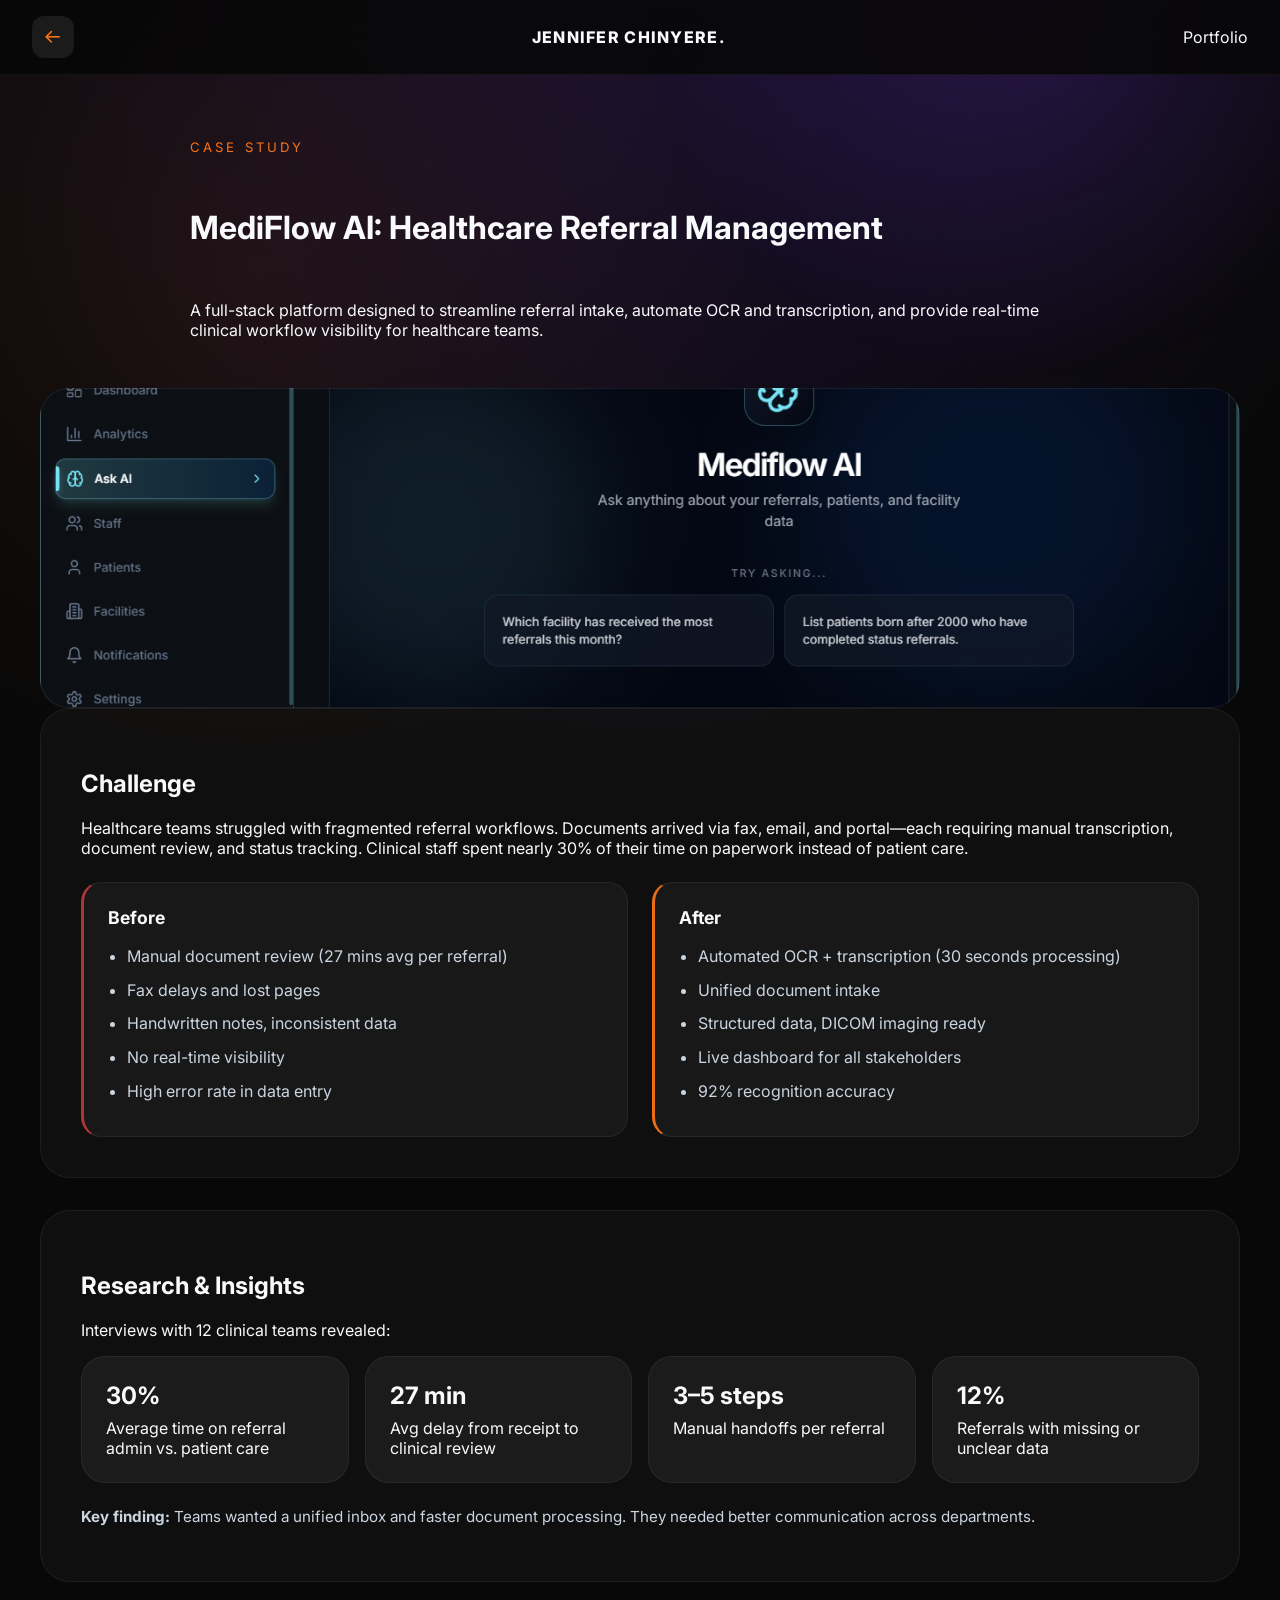
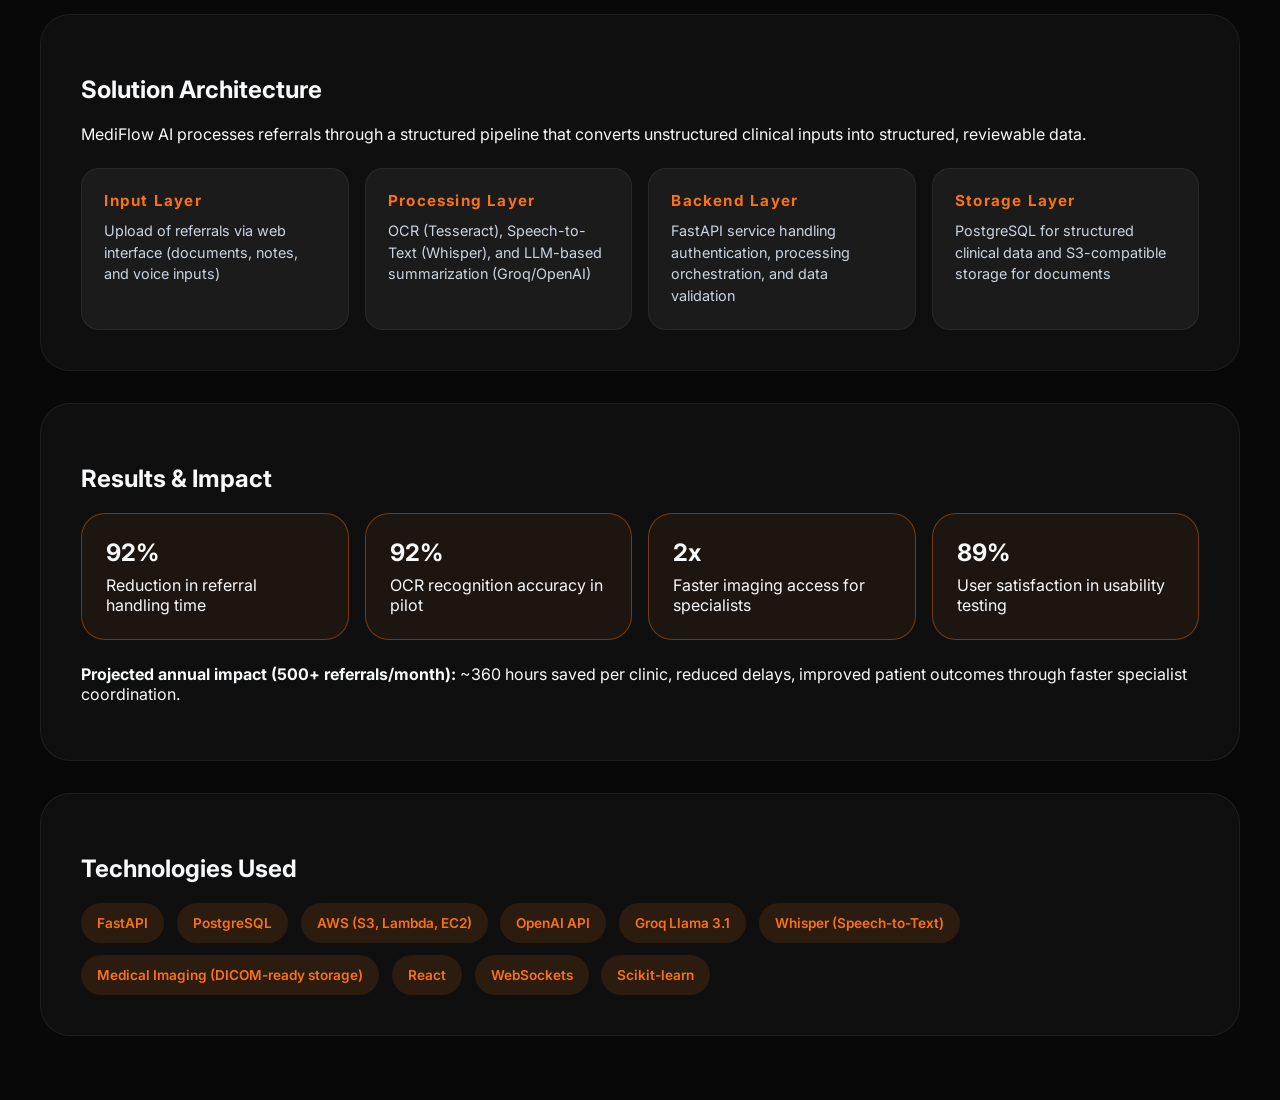
<file: mediflow-case-study.html>
<!DOCTYPE html>
<html lang="en">

<head>
  <meta charset="UTF-8" />
  <meta name="viewport" content="width=device-width, initial-scale=1.0" />
  <title>MediFlow AI Case Study | Jennifer Chinyere</title>
  <link rel="preconnect" href="https://fonts.googleapis.com" />
  <link rel="preconnect" href="https://fonts.gstatic.com" crossorigin />
  <link href="https://fonts.googleapis.com/css2?family=Inter:wght@400;500;600;700;800&display=swap" rel="stylesheet" />
  <link rel="stylesheet" href="https://unpkg.com/boxicons@2.1.4/css/boxicons.min.css" />
  <link rel="stylesheet" href="styles.css" />
</head>

<body>
  <div class="page-shell">
    <header class="topbar">
      <a href="index.html" class="back-link"><i class="bx bx-arrow-back"></i></a>
      <div class="brand">JENNIFER CHINYERE.</div>
      <nav class="topnav">
        <a href="index.html">Portfolio</a>
      </nav>
    </header>
    <main class="case-study">
      <div class="case-study-header">
        <p class="section-label">CASE STUDY</p>
        <h1>MediFlow AI: Healthcare Referral Management</h1>
        <p>
          A full-stack platform designed to streamline referral intake, automate OCR and transcription, and provide
          real-time clinical workflow visibility for healthcare teams.
        </p>
      </div>

      <div class="case-image mediflow-image" onclick="openModal('images/mediflow-preview.jpg')"></div>

      <div class="case-study-grid">
        <section class="case-study-section">
          <h2>Challenge</h2>
          <p>
            Healthcare teams struggled with fragmented referral workflows. Documents arrived via fax, email, and
            portal—each requiring manual transcription, document review, and status tracking. Clinical staff spent
            nearly 30% of their time on paperwork instead of patient care.
          </p>
          <div class="before-after-grid">
            <div class="before-state">
              <strong>Before</strong>
              <ul>
                <li>Manual document review (27 mins avg per referral)</li>
                <li>Fax delays and lost pages</li>
                <li>Handwritten notes, inconsistent data</li>
                <li>No real-time visibility</li>
                <li>High error rate in data entry</li>
              </ul>
            </div>
            <div class="after-state">
              <strong>After</strong>
              <ul>
                <li>Automated OCR + transcription (30 seconds processing)</li>
                <li>Unified document intake</li>
                <li>Structured data, DICOM imaging ready</li>
                <li>Live dashboard for all stakeholders</li>
                <li>92% recognition accuracy</li>
              </ul>
            </div>
          </div>
        </section>

        <section class="case-study-section">
          <h2>Research & Insights</h2>
          <p>Interviews with 12 clinical teams revealed:</p>
          <div class="metric-row">
            <div class="metric-card">
              <strong>30%</strong>
              <span>Average time on referral admin vs. patient care</span>
            </div>
            <div class="metric-card">
              <strong>27 min</strong>
              <span>Avg delay from receipt to clinical review</span>
            </div>
            <div class="metric-card">
              <strong>3–5 steps</strong>
              <span>Manual handoffs per referral</span>
            </div>
            <div class="metric-card">
              <strong>12%</strong>
              <span>Referrals with missing or unclear data</span>
            </div>
          </div>
          <p style="margin-top: 1.5rem; color: var(--text-secondary); font-size: 0.95rem;">
            <strong>Key finding:</strong> Teams wanted a unified inbox and faster document processing. They needed
            better communication across departments.
          </p>
        </section>

        <section class="case-study-section">
<h2>Solution Architecture</h2>
<p>
MediFlow AI processes referrals through a structured pipeline that converts unstructured clinical inputs into structured, reviewable data.
</p>

<div class="architecture-box">
  <div class="arch-item">
    <strong>Input Layer</strong>
    <p>Upload of referrals via web interface (documents, notes, and voice inputs)</p>
  </div>

  <div class="arch-item">
    <strong>Processing Layer</strong>
    <p>OCR (Tesseract), Speech-to-Text (Whisper), and LLM-based summarization (Groq/OpenAI)</p>
  </div>

  <div class="arch-item">
    <strong>Backend Layer</strong>
    <p>FastAPI service handling authentication, processing orchestration, and data validation</p>
  </div>

  <div class="arch-item">
    <strong>Storage Layer</strong>
    <p>PostgreSQL for structured clinical data and S3-compatible storage for documents</p>
  </div>
</div>
        </section>

        <section class="case-study-section">
          <h2>Results & Impact</h2>
          <div class="metric-row">
            <div class="metric-card highlight">
              <strong>92%</strong>
              <span>Reduction in referral handling time</span>
            </div>
            <div class="metric-card highlight">
              <strong>92%</strong>
              <span>OCR recognition accuracy in pilot</span>
            </div>
            <div class="metric-card highlight">
              <strong>2x</strong>
              <span>Faster imaging access for specialists</span>
            </div>
            <div class="metric-card highlight">
              <strong>89%</strong>
              <span>User satisfaction in usability testing</span>
            </div>
          </div>
          <p style="margin-top: 1.5rem;">
            <strong>Projected annual impact (500+ referrals/month):</strong> ~360 hours saved per clinic, reduced
            delays, improved patient outcomes through faster specialist coordination.
          </p>
        </section>

        <section class="case-study-section">
          <h2>Technologies Used</h2>
          <div class="tech-stack">
            <span class="tech-tag">FastAPI</span>
            <span class="tech-tag">PostgreSQL</span>
            <span class="tech-tag">AWS (S3, Lambda, EC2)</span>
            <span class="tech-tag">OpenAI API</span>
            <span class="tech-tag">Groq Llama 3.1</span>
            <span class="tech-tag">Whisper (Speech-to-Text)</span>
            <span class="tech-tag">Medical Imaging (DICOM-ready storage)</span>
            <span class="tech-tag">React</span>
            <span class="tech-tag">WebSockets</span>
            <span class="tech-tag">Scikit-learn</span>
          </div>
        </section>
      </div>
    </main>
  </div>
  <div id="imgModal" class="modal">
    <span class="close" onclick="closeModal()">×</span>
    <img id="modalImg" />
  </div>
  <script src="script.js"></script>
</body>

</html>
</file>
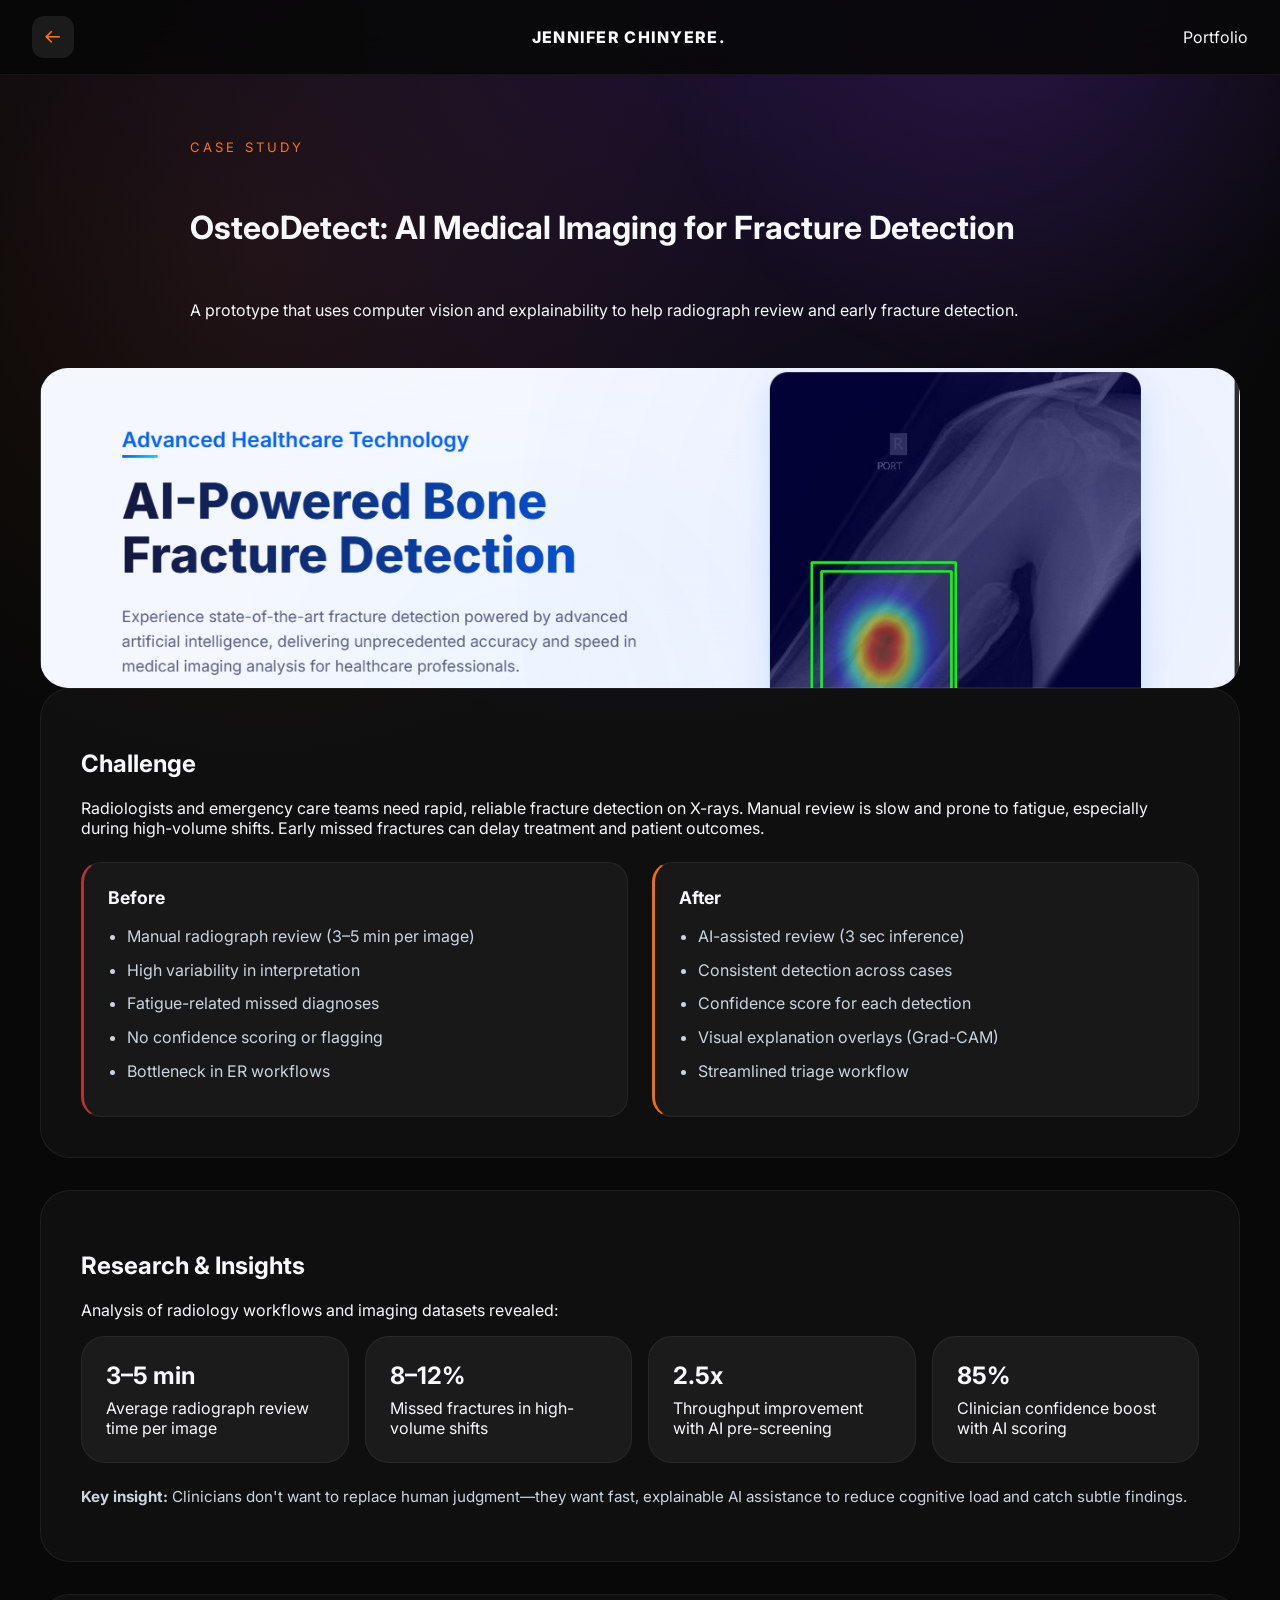
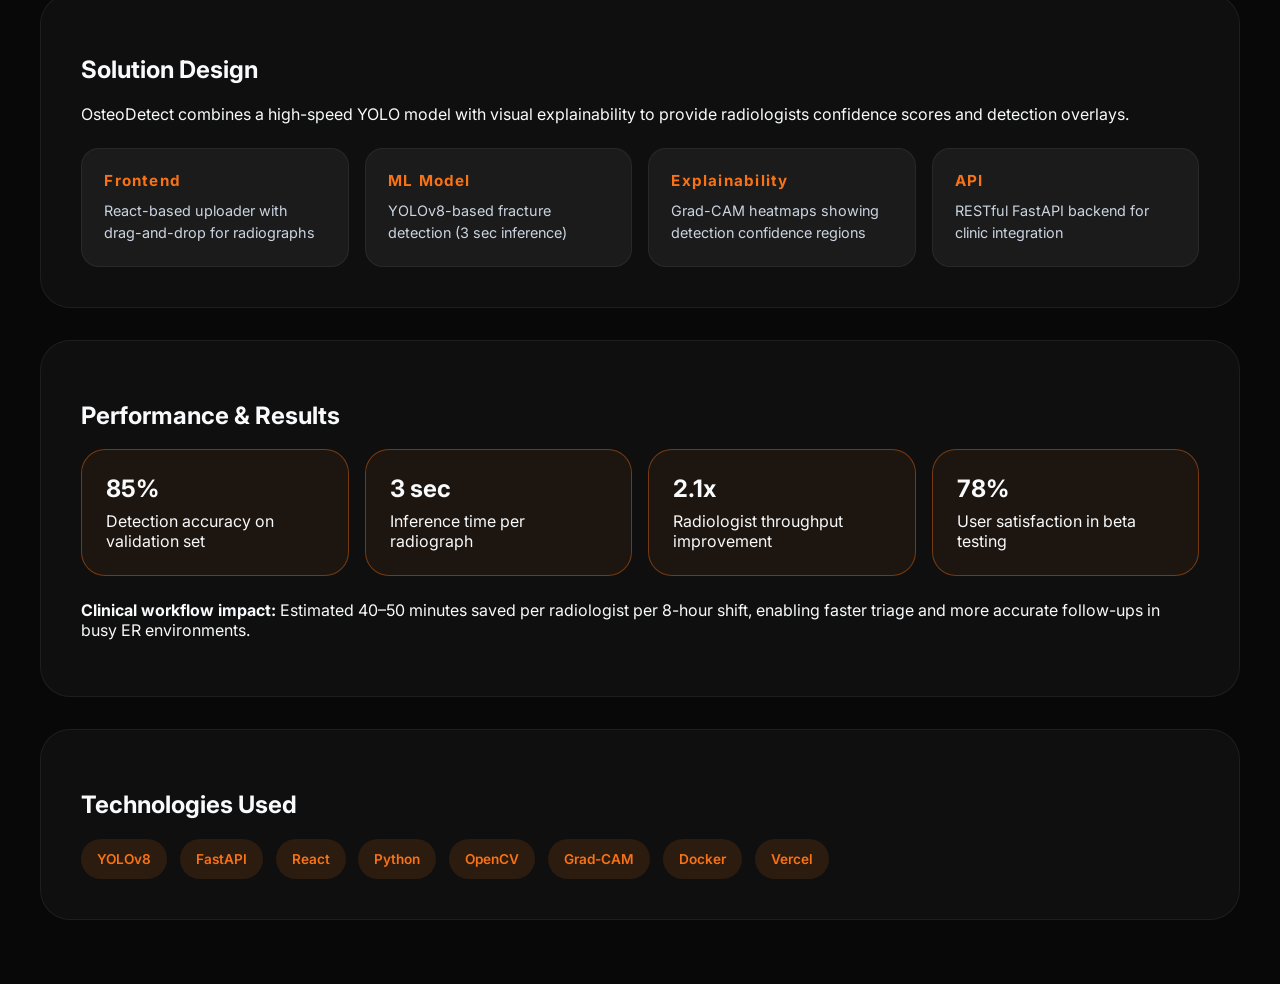
<file: osteo-case-study.html>
<!DOCTYPE html>
<html lang="en">

<head>
  <meta charset="UTF-8" />
  <meta name="viewport" content="width=device-width, initial-scale=1.0" />
  <title>OsteoDetect Case Study | Jennifer Chinyere</title>
  <link rel="preconnect" href="https://fonts.googleapis.com" />
  <link rel="preconnect" href="https://fonts.gstatic.com" crossorigin />
  <link href="https://fonts.googleapis.com/css2?family=Inter:wght@400;500;600;700;800&display=swap" rel="stylesheet" />
  <link rel="stylesheet" href="https://unpkg.com/boxicons@2.1.4/css/boxicons.min.css" />
  <link rel="stylesheet" href="styles.css" />
</head>

<body>
  <div class="page-shell">
    <header class="topbar">
      <a href="index.html" class="back-link"><i class="bx bx-arrow-back"></i></a>
      <div class="brand">JENNIFER CHINYERE.</div>
      <nav class="topnav">
        <a href="index.html">Portfolio</a>
      </nav>
    </header>
    <main class="case-study">
      <div class="case-study-header">
        <p class="section-label">CASE STUDY</p>
        <h1>OsteoDetect: AI Medical Imaging for Fracture Detection</h1>
        <p>
          A prototype that uses computer vision and explainability to help radiograph review and early fracture
          detection.
        </p>
      </div>

      <div class="case-image osteo-image" onclick="openModal('images/osteo-preview.jpg')"></div>

      <div class="case-study-grid">
        <section class="case-study-section">
          <h2>Challenge</h2>
          <p>
            Radiologists and emergency care teams need rapid, reliable fracture detection on X-rays. Manual review is
            slow and prone to fatigue, especially during high-volume shifts. Early missed fractures can delay treatment
            and patient outcomes.
          </p>
          <div class="before-after-grid">
            <div class="before-state">
              <strong>Before</strong>
              <ul>
                <li>Manual radiograph review (3–5 min per image)</li>
                <li>High variability in interpretation</li>
                <li>Fatigue-related missed diagnoses</li>
                <li>No confidence scoring or flagging</li>
                <li>Bottleneck in ER workflows</li>
              </ul>
            </div>
            <div class="after-state">
              <strong>After</strong>
              <ul>
                <li>AI-assisted review (3 sec inference)</li>
                <li>Consistent detection across cases</li>
                <li>Confidence score for each detection</li>
                <li>Visual explanation overlays (Grad-CAM)</li>
                <li>Streamlined triage workflow</li>
              </ul>
            </div>
          </div>
        </section>

        <section class="case-study-section">
          <h2>Research & Insights</h2>
          <p>Analysis of radiology workflows and imaging datasets revealed:</p>
          <div class="metric-row">
            <div class="metric-card">
              <strong>3–5 min</strong>
              <span>Average radiograph review time per image</span>
            </div>
            <div class="metric-card">
              <strong>8–12%</strong>
              <span>Missed fractures in high-volume shifts</span>
            </div>
            <div class="metric-card">
              <strong>2.5x</strong>
              <span>Throughput improvement with AI pre-screening</span>
            </div>
            <div class="metric-card">
              <strong>85%</strong>
              <span>Clinician confidence boost with AI scoring</span>
            </div>
          </div>
          <p style="margin-top: 1.5rem; color: var(--text-secondary); font-size: 0.95rem;">
            <strong>Key insight:</strong> Clinicians don't want to replace human judgment—they want fast, explainable AI
            assistance to reduce cognitive load and catch subtle findings.
          </p>
        </section>

        <section class="case-study-section">
          <h2>Solution Design</h2>
          <p>
            OsteoDetect combines a high-speed YOLO model with visual explainability to provide radiologists confidence
            scores and detection overlays.
          </p>
          <div class="architecture-box">
            <div class="arch-item">
              <strong>Frontend</strong>
              <p>React-based uploader with drag-and-drop for radiographs</p>
            </div>
            <div class="arch-item">
              <strong>ML Model</strong>
              <p>YOLOv8-based fracture detection (3 sec inference)</p>
            </div>
            <div class="arch-item">
              <strong>Explainability</strong>
              <p>Grad-CAM heatmaps showing detection confidence regions</p>
            </div>
            <div class="arch-item">
              <strong>API</strong>
              <p>RESTful FastAPI backend for clinic integration</p>
            </div>
          </div>
        </section>

        <section class="case-study-section">
          <h2>Performance & Results</h2>
          <div class="metric-row">
            <div class="metric-card highlight">
              <strong>85%</strong>
              <span>Detection accuracy on validation set</span>
            </div>
            <div class="metric-card highlight">
              <strong>3 sec</strong>
              <span>Inference time per radiograph</span>
            </div>
            <div class="metric-card highlight">
              <strong>2.1x</strong>
              <span>Radiologist throughput improvement</span>
            </div>
            <div class="metric-card highlight">
              <strong>78%</strong>
              <span>User satisfaction in beta testing</span>
            </div>
          </div>
          <p style="margin-top: 1.5rem;">
            <strong>Clinical workflow impact:</strong> Estimated 40–50 minutes saved per radiologist per 8-hour shift,
            enabling faster triage and more accurate follow-ups in busy ER environments.
          </p>
        </section>

        <section class="case-study-section">
          <h2>Technologies Used</h2>
          <div class="tech-stack">
            <span class="tech-tag">YOLOv8</span>
            <span class="tech-tag">FastAPI</span>
            <span class="tech-tag">React</span>
            <span class="tech-tag">Python</span>
            <span class="tech-tag">OpenCV</span>
            <span class="tech-tag">Grad-CAM</span>
            <span class="tech-tag">Docker</span>
            <span class="tech-tag">Vercel</span>
          </div>
        </section>
      </div>
    </main>
  </div>
  <div id="imgModal" class="modal">
    <span class="close" onclick="closeModal()">×</span>
    <img id="modalImg" />
  </div>
  <script src="script.js"></script>
</body>

</html>
</file>
<file: styles.css>
:root {
  color-scheme: dark;
  --bg: #080808;
  --surface: #11131a;
  --surface-soft: #141620;
  --surface-muted: #1f212b;
  --text-primary: #f8fafc;
  --text-secondary: #cbd5e1;
  --accent: #f97316;
  --accent-soft: rgba(249, 115, 22, 0.15);
  --glow: #7c3aed;
  --border: rgba(255, 255, 255, 0.08);
  --shadow: 0 30px 80px rgba(0, 0, 0, 0.42);
}

* {
  box-sizing: border-box;
}

html {
  scroll-behavior: smooth;
}

body {
  margin: 0;
  min-height: 100vh;
  font-family: 'Inter', system-ui, -apple-system, BlinkMacSystemFont, 'Segoe UI', sans-serif;
  background: radial-gradient(circle at top, rgba(124, 58, 237, 0.16), transparent 28%),
    radial-gradient(circle at 20% 10%, rgba(249, 115, 22, 0.08), transparent 20%),
    var(--bg);
  color: var(--text-primary);
}

body::before {
  content: '';
  position: fixed;
  inset: 0;
  background: radial-gradient(circle at 80% 0%, rgba(124, 58, 237, 0.2), transparent 28%);
  pointer-events: none;
}

.page-shell {
  position: relative;
  z-index: 1;
}

button,
a {
  font: inherit;
}

a {
  color: inherit;
  text-decoration: none;
}

.topbar {
  position: sticky;
  top: 0;
  z-index: 10;
  display: flex;
  align-items: center;
  justify-content: space-between;
  gap: 1rem;
  padding: 1rem 2rem;
  background: rgba(7, 7, 7, 0.88);
  border-bottom: 1px solid rgba(255, 255, 255, 0.05);
  backdrop-filter: blur(18px);
}

.brand {
  font-weight: 800;
  letter-spacing: 0.08em;
}

.topnav {
  display: flex;
  align-items: center;
  gap: 1.5rem;
}

.nav-link {
  color: var(--text-secondary);
  font-size: 0.95rem;
  transition: color 0.25s ease;
}

.nav-link.active,
.nav-link:hover {
  color: var(--accent);
}

.social-row {
  display: flex;
  align-items: center;
  gap: 0.9rem;
}

.social-row a {
  display: inline-flex;
  width: 2.2rem;
  height: 2.2rem;
  align-items: center;
  justify-content: center;
  border-radius: 12px;
  background: rgba(255, 255, 255, 0.04);
  transition: transform 0.25s ease, background 0.25s ease;
}

.social-row a:hover {
  transform: translateY(-2px);
  background: rgba(249, 115, 22, 0.14);
}

.social-row svg {
  width: 1.1rem;
  height: 1.1rem;
  fill: var(--text-primary);
}

.mobile-toggle {
  display: none;
  border: none;
  background: transparent;
  cursor: pointer;
  padding: 0.5rem;
}

.mobile-toggle span {
  display: block;
  width: 22px;
  height: 2px;
  border-radius: 999px;
  background: var(--text-primary);
  margin: 4px 0;
}

main {
  width: min(1200px, calc(100% - 3rem));
  margin: 0 auto;
  padding-bottom: 4rem;
}

section {
  padding: 5rem 0;
}

.hero {
  min-height: calc(100vh - 84px);
  display: grid;
  grid-template-columns: 1.25fr 0.9fr;
  align-items: center;
  gap: 2rem;
  position: relative;
}

.hero-copy {
  max-width: 700px;
}

.eyebrow {
  margin: 0 0 1rem;
  font-size: 0.85rem;
  letter-spacing: 0.24em;
  text-transform: uppercase;
  color: var(--accent);
}

.hero h1 {
  margin: 0;
  font-size: clamp(2.2rem, 3.2vw, 3.2rem);
  line-height: 1.08;
  letter-spacing: -0.02em;
}

.hero-text {
  margin: 1.4rem 0 2rem;
  max-width: 42rem;
  line-height: 1.9;
  color: var(--text-secondary);
  font-size: 1rem;
}

.hero-actions {
  display: flex;
  flex-wrap: wrap;
  gap: 1rem;
}

.btn {
  display: inline-flex;
  align-items: center;
  justify-content: center;
  padding: 1rem 1.7rem;
  border-radius: 999px;
  border: 1px solid transparent;
  transition: transform 0.25s ease, box-shadow 0.25s ease, background 0.25s ease, color 0.25s ease;
  text-transform: uppercase;
  letter-spacing: 0.08em;
  font-weight: 700;
  font-size: 0.85rem;
}

.btn:hover {
  transform: translateY(-2px);
}

.btn-primary {
  color: #080808;
  background: linear-gradient(135deg, #f97316, #fb923c);
  box-shadow: 0 18px 45px rgba(249, 115, 22, 0.2);
}

.btn-secondary,
.btn-outline {
  color: var(--text-primary);
  border-color: rgba(255, 255, 255, 0.14);
  background: rgba(255, 255, 255, 0.04);
}

.hero-notes {
  margin-top: 1.6rem;
  color: var(--text-secondary);
  font-size: 0.95rem;
}

.hero-visual {
  position: relative;
  min-height: 520px;
  display: grid;
  place-items: center;
}

.visual-glow {
  position: absolute;
  inset: 0;
  background: radial-gradient(circle, rgba(124, 58, 237, 0.3), transparent 30%);
}

.laptop-card,
.coffee-stack {
  position: relative;
}

.laptop-card {
  animation: laptopFloat 5s ease-in-out infinite;
}

.coffee-stack {
  animation: coffeeFloat 4s ease-in-out infinite;
}

.laptop-card {
  width: min(340px, 80vw);
  height: 240px;
  border-radius: 32px;
  background: linear-gradient(180deg, rgba(35, 24, 61, 0.95), rgba(42, 26, 73, 1));
  box-shadow: 0 38px 90px rgba(0, 0, 0, 0.35), inset 0 0 0 1px rgba(255, 255, 255, 0.04);
  display: grid;
  place-items: center;
  overflow: hidden;
}

.laptop-screen {
  width: 88%;
  height: 72%;
  border-radius: 26px;
  background: linear-gradient(135deg, rgba(91, 33, 182, 0.96), rgba(14, 37, 68, 0.96));
  box-shadow: inset 0 0 80px rgba(124, 58, 237, 0.4);
  position: relative;
  overflow: hidden;
}

.laptop-screen::before,
.laptop-screen::after {
  content: '';
  position: absolute;
  border-radius: 999px;
}

.laptop-screen::before {
  inset: 18% 10% auto 10%;
  height: 24px;
  background: rgba(255, 255, 255, 0.18);
}

.laptop-screen::after {
  width: 70%;
  height: 70%;
  top: 34%;
  left: 15%;
  background: linear-gradient(90deg, rgba(249, 115, 22, 0.25), transparent 55%),
    linear-gradient(180deg, rgba(255, 255, 255, 0.2), transparent 70%);
}

.screen-lines {
  position: absolute;
  inset: 1.2rem 1.2rem 1.4rem;
  display: grid;
  gap: 0.7rem;
}

.screen-row {
  height: 10px;
  border-radius: 999px;
  background: rgba(255,255,255,.15);
  overflow: hidden;
  position: relative;
}

.screen-row::after{
  content:'';
  position:absolute;
  left:0;
  top:0;
  height:100%;
  width:0;

  background:linear-gradient(
      90deg,
      rgba(249,115,22,.95),
      rgba(255,255,255,.4)
  );

  animation: typing 4s infinite;
}

.screen-row:nth-child(2)::after{
  animation-delay:.4s;
}

.screen-row:nth-child(3)::after{
  animation-delay:.8s;
}

.screen-row:nth-child(4)::after{
  animation-delay:1.2s;
}

.screen-row:nth-child(5)::after{
  animation-delay:1.6s;
}

.screen-row.strong {
  width: 100%;
  height: 14px;
  background: linear-gradient(90deg, rgba(249, 115, 22, 0.95), rgba(255, 255, 255, 0.18));
}

.screen-row.short {
  width: 50%;
}

.screen-status {
  position: absolute;
  top: 1rem;
  right: 1rem;
  width: 12px;
  height: 12px;
  border-radius: 50%;
  background: rgba(249, 115, 22, 0.92);
  box-shadow: 0 0 20px rgba(249, 115, 22, 0.5);
}

.laptop-base {
  position: absolute;
  bottom: -24px;
  left: 7%;
  width: 86%;
  height: 36px;
  border-radius: 24px;
  background: linear-gradient(180deg, rgba(18, 16, 35, 0.9), rgba(40, 34, 63, 0.95));
  box-shadow: 0 20px 60px rgba(0, 0, 0, 0.24);
}

.coffee-stack {
  margin-top: 2.5rem;
  display: flex;
  align-items: center;
  justify-content: center;
  gap: 1rem;
}

.coffee-cup {
  width: 90px;
  height: 90px;
  border-radius: 26px 26px 20px 20px;
  background: linear-gradient(180deg, #2d1f3f, #582d88);
  box-shadow: inset 0 0 0 1px rgba(255, 255, 255, 0.06), 0 24px 50px rgba(0, 0, 0, 0.24);
  position: relative;
  display: grid;
  place-items: center;
}

.cup-handle {
  position: absolute;
  right: -18px;
  top: 24px;
  width: 24px;
  height: 40px;
  border: 6px solid #2d1f3f;
  border-left-color: transparent;
  border-radius: 50px;
}

.cup-mark {
  color: rgba(249, 115, 22, 0.9);
  font-size: 2rem;
  letter-spacing: 0.14em;
}

.steam {
  position: absolute;
  top: -40px;
  left: 42px;
  width: 40px;
  height: 70px;
}

.steam span {
  position: absolute;
  bottom: 0;
  width: 12px;
  height: 50px;
  border-radius: 50%;
  background: rgba(255,255,255,0.25);
  filter: blur(8px);

  animation: steamRise 3s infinite;
}

.steam span:nth-child(1){
  left:0;
}

.steam span:nth-child(2){
  left:12px;
  animation-delay:1s;
}

.steam span:nth-child(3){
  left:24px;
  animation-delay:2s;
}

.floating-line{
  position:absolute;
  border:2px solid rgba(249,115,22,.5);
  border-radius:18px;

  animation:pulseRing 6s linear infinite;
}

.line-1{
  width:300px;
  height:180px;
  bottom:70px;
}

.line-2{
  width:220px;
  height:130px;
  bottom:45px;
  animation-delay:2s;
}

.line-3{
  width:140px;
  height:80px;
  bottom:20px;
  animation-delay:4s;
}

.particle{
  position:absolute;
  width:10px;
  height:10px;
  border-radius:50%;
  background:var(--accent);
  box-shadow:0 0 15px var(--accent);
}

.particle-1{
  top:15%;
  left:15%;
  animation:orbit1 8s infinite ease-in-out;
}

.particle-2{
  top:25%;
  right:12%;
  animation:orbit2 10s infinite ease-in-out;
}

.particle-3{
  bottom:20%;
  left:10%;
  animation:orbit3 7s infinite ease-in-out;
}

.particle-4{
  bottom:15%;
  right:15%;
  animation:orbit4 9s infinite ease-in-out;
}

@keyframes laptopFloat{
  0%,100%{
      transform:translateY(0);
  }

  50%{
      transform:translateY(-18px);
  }
}

@keyframes coffeeFloat{
  0%,100%{
      transform:translateY(0);
  }

  50%{
      transform:translateY(-10px);
  }
}

@keyframes steamRise{
  0%{
      opacity:0;
      transform:translateY(20px);
  }

  40%{
      opacity:.8;
  }

  100%{
      opacity:0;
      transform:translateY(-50px);
  }
}

@keyframes typing{
  0%{
      width:0;
  }

  40%{
      width:100%;
  }

  80%{
      width:100%;
  }

  100%{
      width:0;
  }
}

@keyframes pulseRing{
  0%{
      transform:scale(1);
      opacity:.4;
  }

  50%{
      transform:scale(1.08);
      opacity:1;
  }

  100%{
      transform:scale(1);
      opacity:.4;
  }
}

@keyframes orbit1{
  50%{
      transform:translate(20px,-20px);
  }
}

@keyframes orbit2{
  50%{
      transform:translate(-25px,15px);
  }
}

@keyframes orbit3{
  50%{
      transform:translate(30px,-10px);
  }
}

@keyframes orbit4{
  50%{
      transform:translate(-20px,-20px);
  }
}

@keyframes float {
  0%,
  100% {
    transform: translateY(0) rotate(0deg);
  }
  50% {
    transform: translateY(-16px) rotate(-0.4deg);
  }
}

@keyframes pulse {
  0%,
  100% {
    opacity: 0.6;
  }
  50% {
    opacity: 1;
  }
}
.workspace-svg{
    width:min(500px,90%);
    height:auto;
    position:relative;
    z-index:2;

    animation:workspaceFloat 6s ease-in-out infinite;

    filter:
        drop-shadow(0 20px 40px rgba(124,58,237,.35))
        drop-shadow(0 0 30px rgba(249,115,22,.15));
}
@keyframes workspaceFloat{

    0%,
    100%{
        transform:
            translateY(0px)
            rotate(0deg);
    }

    50%{
        transform:
            translateY(-18px)
            rotate(-0.5deg);
    }
}
@keyframes glowPulse{

  0%,100%{
      transform:scale(1);
      opacity:.7;
  }

  50%{
      transform:scale(1.15);
      opacity:1;
  }
}
.about,
.skills,
.projects,
.contact {
  position: relative;
}

.about-panel,
.skills-header,
.project-cta,
.projects-header,
.contact {
  display: grid;
  gap: 2rem;
}

.about-panel {
  grid-template-columns: 350px 1fr;
  align-items: center;
}

.about-visual {
  display: flex;
  flex-direction: column;
  align-items: center;
  gap: 1.2rem;
}
.profile-frame {
  width: 220px;   /* control frame size here */
  height: 220px;
  border-radius: 50%;
  overflow: hidden;
  flex-shrink: 0;
}

.profile-photo {
  width: 100%;
  height: 100%;
  object-fit: cover;
}

.badge {
  display: flex;
  align-items: center;
  gap: 1rem;
  padding: 1rem 1.2rem;
  border-radius: 20px;
  background: rgba(255, 255, 255, 0.04);
  border: 1px solid rgba(255, 255, 255, 0.06);
}

.focus-pill {
  display: inline-flex;
  padding: 0.85rem 1rem;
  border-radius: 999px;
  background: rgba(255, 255, 255, 0.05);
  color: var(--accent);
  font-weight: 700;
  letter-spacing: 0.08em;
  text-transform: uppercase;
}

.badge-icon {
  width: 3rem;
  height: 3rem;
  border-radius: 18px;
  display: grid;
  place-items: center;
  background: linear-gradient(135deg, rgba(124, 58, 237, 0.9), rgba(249, 115, 22, 0.85));
  color: #fff;
  font-weight: 800;
}

.badge-label,
.badge-title {
  margin: 0;
}

.badge-label {
  font-size: 0.75rem;
  text-transform: uppercase;
  letter-spacing: 0.18em;
  color: var(--accent);
}

.badge-title {
  color: var(--text-primary);
  font-weight: 700;
}

.section-label {
  margin: 0 0 1rem;
  color: var(--accent);
  font-size: 0.82rem;
  letter-spacing: 0.24em;
  text-transform: uppercase;
}

.about-copy h2,
.skills-intro h2,
.projects-header h2,
.contact-copy h2 {
  margin: 0;
  font-size: clamp(2rem, 4vw, 3.2rem);
  max-width: 20ch;
}

.about-copy p,
.skills-intro p,
.contact-copy p {
  color: var(--text-secondary);
  line-height: 1.9;
  margin-top: 1rem;
}

.skills-header {
  grid-template-columns: 1.08fr 0.92fr;
  align-items: center;
}

.skill-tabs {
  display: grid;
  grid-template-columns: repeat(2, minmax(0, 1fr));
  gap: 0.85rem;
}

.tab {
  border: 1px solid rgba(255, 255, 255, 0.08);
  background: rgba(255, 255, 255, 0.04);
  color: var(--text-primary);
  border-radius: 999px;
  padding: 0.95rem 1rem;
  cursor: pointer;
  font-weight: 600;
  transition: all 0.25s ease;
}

.tab.active {
  background: var(--accent);
  color: #080808;
  border-color: transparent;
}

.skills-grid {
  display: grid;
  grid-template-columns: repeat(auto-fit, minmax(150px, 1fr));
  gap: 1.2rem;
  margin-top: 2.5rem;
}

.skill-card {
  position: relative;
  min-height: 140px;
  border-radius: 24px;
  background: rgba(255, 255, 255, 0.04);
  border: 1px solid rgba(255, 255, 255, 0.06);
  box-shadow: inset 0 0 0 1px rgba(255, 255, 255, 0.02);
  overflow: hidden;
  display: grid;
  place-items: center;
  padding: 1.5rem;
  cursor: pointer;
  transition: transform 0.25s ease, border-color 0.25s ease, box-shadow 0.25s ease;
}

.skill-card:hover {
  transform: translateY(-8px);
  border-color: rgba(249, 115, 22, 0.38);
  box-shadow: 0 24px 60px rgba(0, 0, 0, 0.28);
}

.skill-icon {
  display: inline-flex;
  align-items: center;
  justify-content: center;
  width: 5.8rem;
  height: 5.8rem;
  border-radius: 18px;
  background: rgba(255, 255, 255, 0.08);
  color: var(--accent);
  font-size: 2.4rem;
}

.skill-name {
  margin-top: 1rem;
  color: var(--text-primary);
  font-weight: 700;
  opacity: 0;
  transform: translateY(8px);
  transition: opacity 0.25s ease, transform 0.25s ease;
}

.skill-card:hover .skill-name {
  opacity: 1;
  transform: translateY(0);
}

.skill-card .skill-icon {
  background: rgba(255, 255, 255, 0.08);
}


.project-cta {
  padding: 3.2rem 2rem;
  border-radius: 32px;
  background: linear-gradient(135deg, rgba(255, 255, 255, 0.04), rgba(255, 255, 255, 0.01));
  border: 1px solid rgba(255, 255, 255, 0.08);
  display: flex;
  align-items: center;
  justify-content: space-between;
  gap: 2rem;
}
.projects-header {
  display: flex;
  justify-content: space-between;
  align-items: flex-start; /* better than center */
  gap: 3rem;
}
.projects-header > div {
  flex: 1;
  max-width: 800px;
}

.project-cta h2 {
  margin: 0.4rem 0 0;
}

.project-cta p {
  color: var(--text-secondary);
  margin-top: 0.8rem;
}

.projects-header {
  align-items: center;
  justify-content: space-between;
}
@media (max-width: 640px) {
  .projects-header {
    flex-direction: column;
    align-items: flex-start;
  }
}
.project-card {
  display: grid;
  grid-template-columns: 1fr 1.1fr;
  gap: 2rem;
  margin-top: 2.5rem;
  padding: 2rem;
  border-radius: 32px;
  background: rgba(255, 255, 255, 0.03);
  border: 1px solid rgba(255, 255, 255, 0.06);
  box-shadow: var(--shadow);
}

.project-card.reverse {
  grid-template-columns: 1.1fr 1fr;
}

.project-image {
    min-height: 360px;
    border-radius: 28px;
    position: relative;
    overflow: hidden;
    background: linear-gradient(135deg, rgba(124, 58, 237, 0.4), rgba(15, 23, 42, 0.95));
    border: 1px solid rgba(255, 255, 255, 0.06);
    transition: transform 0.35s cubic-bezier(0.34, 1.56, 0.64, 1);
    background-size: cover;
    background-repeat: no-repeat;
    background-position: center;
}

/* Specific images */
.project-image-1 {
    background-image: url('images/mediflow-preview.jpg');
}

.project-image-2 {
    background-image: url('images/osteo-preview.jpg');
}

.project-image-3 {
  background-image: url('images/w-exclusive-preview.jpg');
  /* keep any other properties that are already there (background-size, position, etc.) */
}
/* .project-image:hover {
  transform: scale(1.12);
} */

.modal {
  display: none;
  position: fixed;
  inset: 0;
  background: rgba(0,0,0,0.85);
  justify-content: center;
  align-items: center;
  z-index: 9999;
}

.modal img {
  max-width: 90%;
  max-height: 90%;
  border-radius: 16px;
  box-shadow: 0 20px 60px rgba(0,0,0,0.5);
}

.modal .close {
  position: absolute;
  top: 20px;
  right: 30px;
  font-size: 2rem;
  color: white;
  cursor: pointer;
}

.project-image::before {
  content: '';
  position: absolute;
  inset: 0;
  background: radial-gradient(circle at top left, rgba(249, 115, 22, 0.22), transparent 30%);
}

.project-image::after {
  content: '';
  position: absolute;
  inset: 0;
  background: linear-gradient(180deg, transparent, rgba(0, 0, 0, 0.25));
}


.project-tag {
  position: absolute;
  top: 1.5rem;
  left: 1.5rem;
  padding: 0.8rem 1rem;
  border-radius: 999px;
  background: rgba(249, 115, 22, 0.15);
  color: var(--accent);
  font-size: 0.8rem;
  letter-spacing: 0.08em;
  z-index: 1;
}

.project-copy {
  display: grid;
  gap: 1.4rem;
}

.pill {
  display: inline-flex;
  padding: 0.55rem 0.9rem;
  border-radius: 999px;
  background: rgba(255, 255, 255, 0.05);
  color: var(--accent);
  text-transform: uppercase;
  letter-spacing: 0.12em;
  font-size: 0.72rem;
  font-weight: 700;
}

.project-copy h3 {
  margin: 0;
  font-size: clamp(1.85rem, 2.4vw, 2.4rem);
}

.project-copy p {
  color: var(--text-secondary);
  line-height: 1.85;
}

.project-links a {
  display: inline-flex;
  color: var(--accent);
  font-weight: 700;
}

.project-stack {
  display: grid;
  grid-template-columns: repeat(2, minmax(0, 1fr));
  gap: 0.75rem;
}

.project-stack span {
  display: inline-flex;
  align-items: center;
  gap: 0.5rem;
  padding: 0.9rem 1rem;
  border-radius: 16px;
  background: rgba(255, 255, 255, 0.03);
  color: var(--text-secondary);
  font-size: 0.9rem;
}

.project-buttons {
  display: flex;
  flex-wrap: wrap;
  gap: 1rem;
}

.contact {
  grid-template-columns: 1fr 1fr;
  gap: 3rem;
}

.contact-copy {
  display: grid;
  gap: 1.4rem;
}

.contact-info {
  display: grid;
  gap: 1rem;
  color: var(--text-secondary);
}

.contact-item {
  display: flex;
  align-items: center;
  gap: 0.9rem;
}

.contact-item i {
  font-size: 1.45rem;
  color: var(--accent);
  min-width: 1.6rem;
}

.contact-item strong {
  display: block;
  color: var(--text-primary);
  margin-bottom: 0.25rem;
}

.contact-item a,
.contact-item span {
  color: var(--text-secondary);
}

.contact-social {
  display: flex;
  flex-wrap: wrap;
  gap: 1rem;
}

.contact-social a {
  display: inline-flex;
  padding: 0.9rem 1rem;
  border-radius: 18px;
  background: rgba(255, 255, 255, 0.04);
  color: var(--text-primary);
  border: 1px solid rgba(255, 255, 255, 0.08);
}

.contact-form {
  display: grid;
  gap: 1rem;
  padding: 2rem;
  border-radius: 28px;
  background: rgba(255, 255, 255, 0.03);
  border: 1px solid rgba(255, 255, 255, 0.06);
}

.contact-form label {
  display: grid;
  gap: 0.8rem;
  color: var(--text-secondary);
  font-size: 0.95rem;
}

.contact-form input,
.contact-form textarea {
  width: 100%;
  padding: 1rem 1.1rem;
  border-radius: 20px;
  border: 1px solid rgba(255, 255, 255, 0.08);
  background: rgba(255, 255, 255, 0.03);
  color: var(--text-primary);
  outline: none;
}

.contact-form input:focus,
.contact-form textarea:focus {
  border-color: rgba(249, 115, 22, 0.7);
  box-shadow: 0 0 0 4px rgba(249, 115, 22, 0.12);
}

.contact-form button {
  width: fit-content;
  align-self: start;
}

.case-study {
  padding: 4rem 0;
}

.case-study-header {
  display: grid;
  gap: 1rem;
  max-width: 900px;
  margin: 0 auto 2rem;
}

.case-study-grid {
  display: grid;
  gap: 2rem;
}

.case-study-section {
  padding: 2.5rem;
  border-radius: 30px;
  background: rgba(255, 255, 255, 0.03);
  border: 1px solid rgba(255, 255, 255, 0.06);
}

.metric-row {
  display: grid;
  grid-template-columns: repeat(auto-fit, minmax(180px, 1fr));
  gap: 1rem;
}

.metric-card {
  padding: 1.5rem;
  border-radius: 24px;
  background: rgba(255, 255, 255, 0.05);
  border: 1px solid rgba(255, 255, 255, 0.06);
}

.metric-card strong {
  display: block;
  font-size: 1.5rem;
  margin-bottom: 0.5rem;
}

.case-image {
  min-height: 320px;
  border-radius: 28px;
  background: linear-gradient(135deg, rgba(124, 58, 237, 0.28), rgba(249, 115, 22, 0.18));
  border: 1px solid rgba(255, 255, 255, 0.08);
  background-size: cover;
  background-position: center;
}

.case-image.mediflow-image {
  background-image: url('images/mediflow-preview.jpg');
}

.case-image.osteo-image {
  background-image: url('images/osteo-preview.jpg');
}

.back-link {
  display: inline-flex;
  align-items: center;
  justify-content: center;
  width: 2.6rem;
  height: 2.6rem;
  border-radius: 12px;
  background: rgba(255, 255, 255, 0.08);
  color: var(--accent);
  font-size: 1.2rem;
  transition: transform 0.25s ease, background 0.25s ease;
}

.back-link:hover {
  transform: translateX(-4px);
  background: rgba(249, 115, 22, 0.2);
}

.before-after-grid {
  display: grid;
  grid-template-columns: 1fr 1fr;
  gap: 1.5rem;
  margin-top: 1.5rem;
}

.before-state,
.after-state {
  padding: 1.5rem;
  border-radius: 20px;
  background: rgba(255, 255, 255, 0.04);
  border: 1px solid rgba(255, 255, 255, 0.06);
}

.before-state {
  border-left: 3px solid rgba(239, 68, 68, 0.7);
}

.after-state {
  border-left: 3px solid rgba(249, 115, 22, 0.95);
}

.before-state strong,
.after-state strong {
  display: block;
  margin-bottom: 1rem;
  font-size: 1.1rem;
}

.before-state ul,
.after-state ul {
  margin: 0;
  padding-left: 1.2rem;
  color: var(--text-secondary);
}

.before-state li,
.after-state li {
  margin-bottom: 0.6rem;
  line-height: 1.5;
}

.architecture-box {
  display: grid;
  grid-template-columns: repeat(auto-fit, minmax(200px, 1fr));
  gap: 1rem;
  margin-top: 1.5rem;
}

.arch-item {
  padding: 1.4rem;
  border-radius: 18px;
  background: rgba(255, 255, 255, 0.05);
  border: 1px solid rgba(255, 255, 255, 0.06);
}

.arch-item strong {
  display: block;
  color: var(--accent);
  margin-bottom: 0.6rem;
  font-size: 0.95rem;
  letter-spacing: 0.08em;
}

.arch-item p {
  margin: 0;
  color: var(--text-secondary);
  font-size: 0.9rem;
  line-height: 1.5;
}

.metric-card.highlight {
  border-color: rgba(249, 115, 22, 0.4);
  background: rgba(249, 115, 22, 0.06);
}

.tech-stack {
  display: flex;
  flex-wrap: wrap;
  gap: 0.8rem;
  margin-top: 1rem;
}

.tech-tag {
  display: inline-flex;
  padding: 0.75rem 1rem;
  border-radius: 999px;
  background: rgba(249, 115, 22, 0.12);
  color: var(--accent);
  font-weight: 600;
  font-size: 0.85rem;
}

@media (max-width: 1024px) {
  .hero,
  .about-panel,
  .skills-header,
  .contact {
    grid-template-columns: 1fr;
  }

  .hero {
    min-height: auto;
  }

  .projects-header {
    flex-direction: column;
    align-items: flex-start;
  }
}

@media (max-width: 840px) {
  .topbar {
    flex-wrap: wrap;
    justify-content: space-between;
  }

  .mobile-toggle {
    display: inline-flex;
  }

  .topnav {
    position: absolute;
    inset: auto 2rem 0 2rem;
    top: 72px;
    flex-direction: column;
    align-items: stretch;
    padding: 1.2rem;
    background: rgba(7, 7, 7, 0.98);
    border-radius: 24px;
    gap: 1rem;
    opacity: 0;
    transform: translateY(-10px);
    pointer-events: none;
    transition: opacity 0.25s ease, transform 0.25s ease;
  }

  .topnav.open {
    opacity: 1;
    transform: translateY(0);
    pointer-events: auto;
  }

  .social-row {
    order: 3;
    width: 100%;
    justify-content: center;
  }

  .hero-visual {
    min-height: 420px;
  }
}

@media (max-width: 640px) {
  section {
    padding: 3rem 0;
  }

  .topbar {
    padding: 1rem 1rem;
  }

  .hero {
    gap: 1.5rem;
  }

  .hero-copy h1 {
    font-size: 2.7rem;
  }

  .skill-tabs {
    grid-template-columns: 1fr 1fr;
  }

  .project-card,
  .project-card.reverse {
    grid-template-columns: 1fr;
  }

  .contact {
    grid-template-columns: 1fr;
  }
}
.footer {
  text-align: center;
  padding: 2.5rem 1rem;
  margin-top: 4rem;
  border-top: 1px solid rgba(255, 255, 255, 0.06);
  color: var(--text-secondary);
  font-size: 0.9rem;
  background: rgba(7, 7, 7, 0.6);
}
</file>
